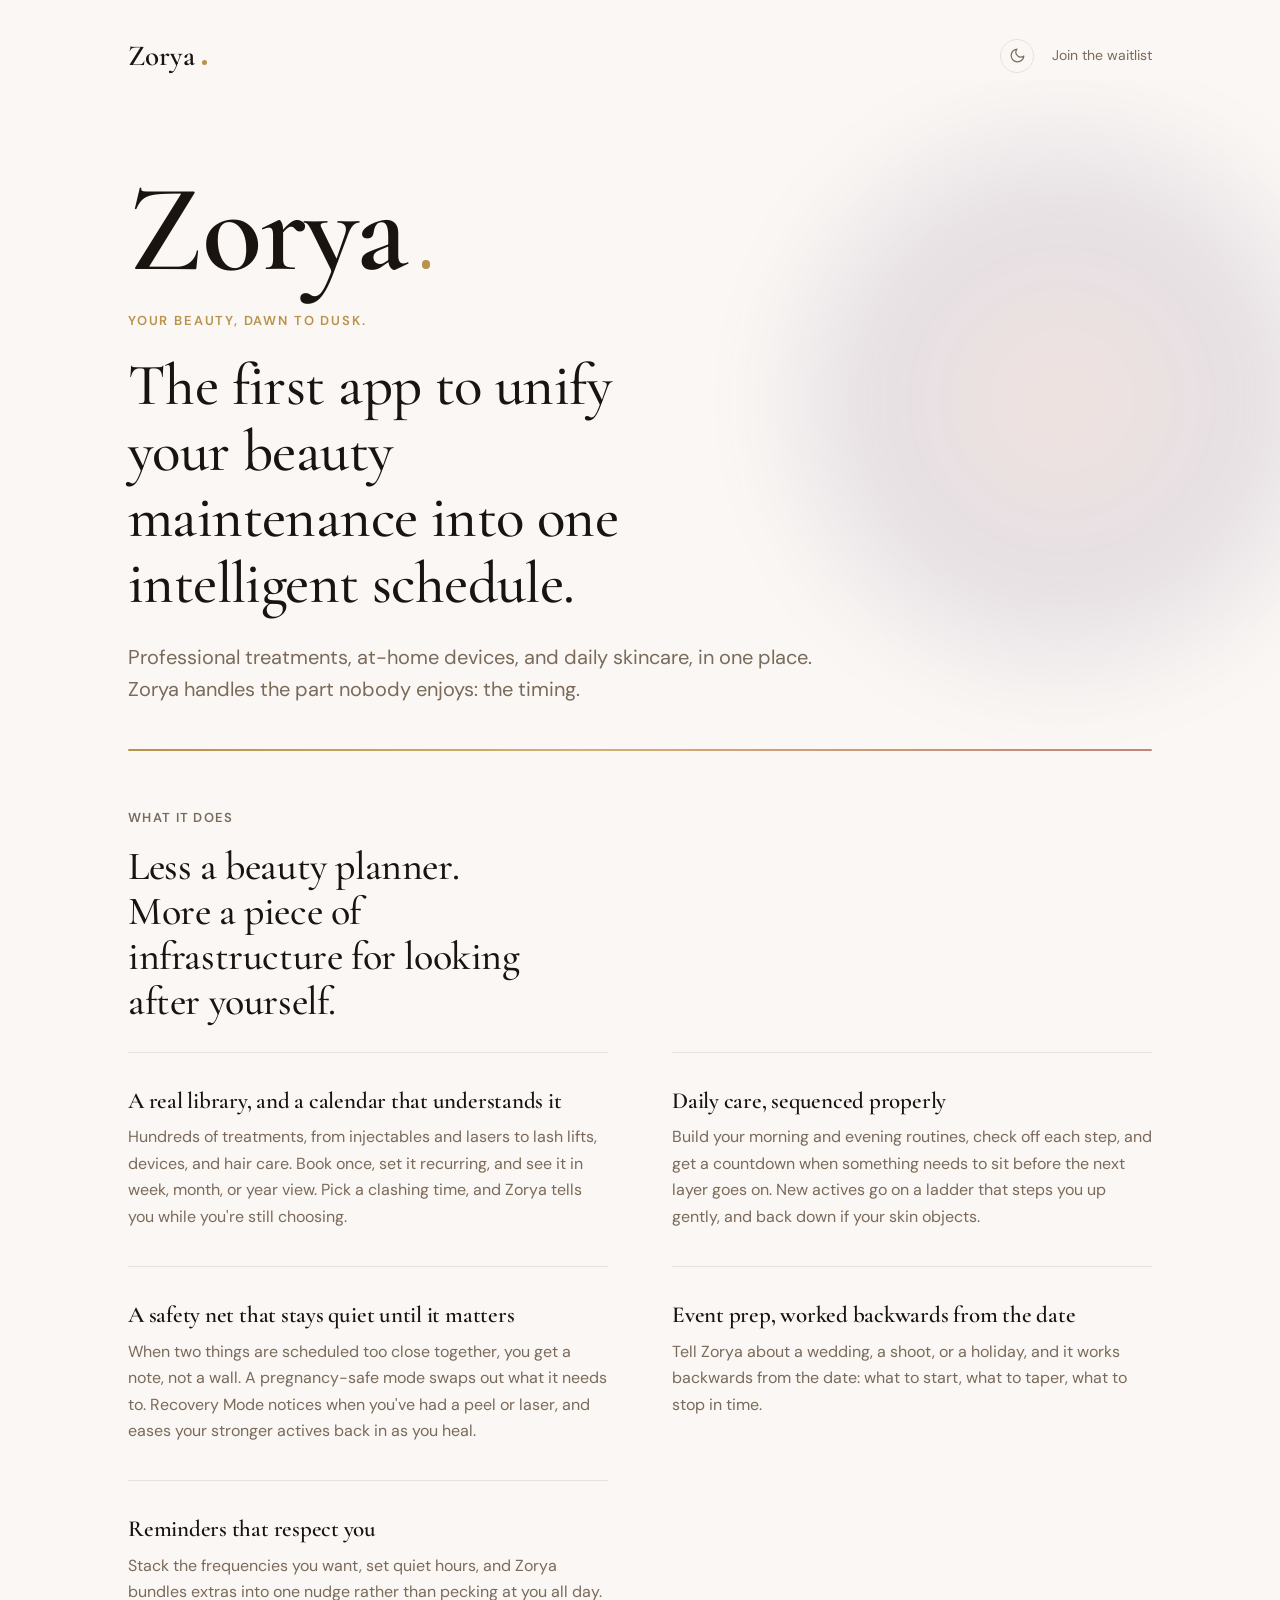
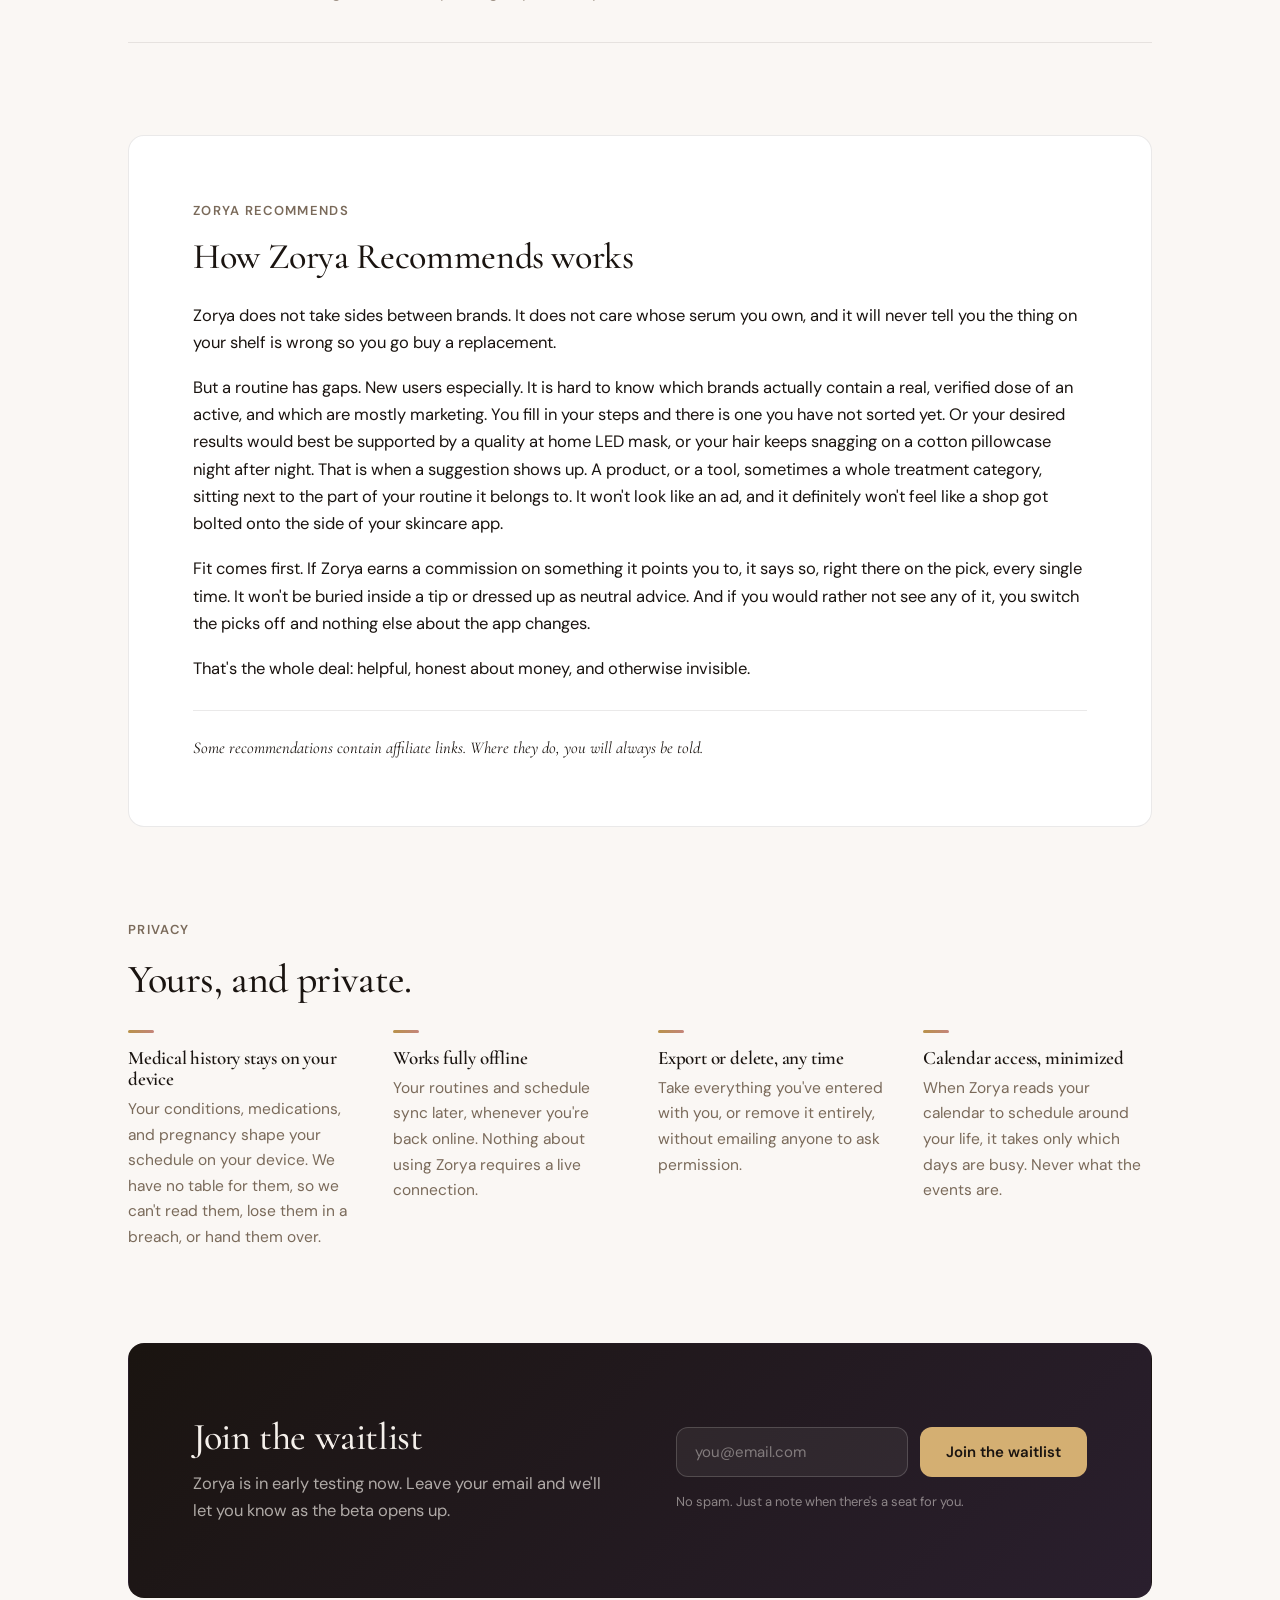
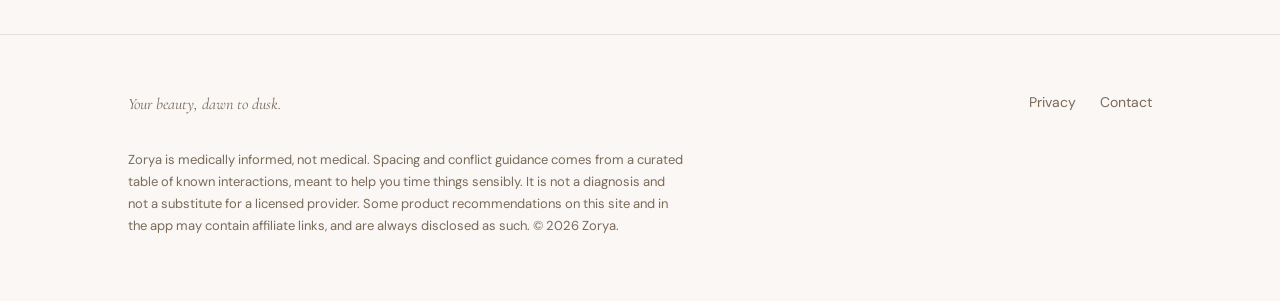
<file: index.html>
<!DOCTYPE html>
<html lang="en">
<head>
<meta charset="UTF-8">
<meta name="viewport" content="width=device-width, initial-scale=1.0">
<title>Zorya | Beauty infrastructure for the modern routine</title>
<meta name="description" content="Zorya unifies professional treatments, at-home devices, and daily skincare into one intelligently scheduled system.">
<link rel="canonical" href="https://zoryaritual.com/">

<!-- Link previews (messages, socials) -->
<meta property="og:type" content="website">
<meta property="og:site_name" content="Zorya">
<meta property="og:url" content="https://zoryaritual.com/">
<meta property="og:title" content="Zorya | Beauty infrastructure for the modern routine">
<meta property="og:description" content="Professional treatments, at-home devices, and daily skincare, in one place. Zorya handles the part nobody enjoys: the timing.">
<meta name="twitter:card" content="summary_large_image">
<meta name="twitter:title" content="Zorya | Beauty infrastructure for the modern routine">
<meta name="twitter:description" content="Professional treatments, at-home devices, and daily skincare, in one place. Zorya handles the part nobody enjoys: the timing.">
<meta name="theme-color" content="#FAF7F4">

<link rel="icon" href="favicon.svg" type="image/svg+xml">
<link rel="preconnect" href="https://fonts.googleapis.com">
<link rel="preconnect" href="https://fonts.gstatic.com" crossorigin>
<link href="https://fonts.googleapis.com/css2?family=Cormorant+Garamond:ital,wght@0,400;0,500;0,600;1,400&family=DM+Sans:opsz,wght@9..40,400;9..40,500;9..40,600&display=swap" rel="stylesheet">

<!-- Set the theme before first paint so there is no flash. -->
<script>
(function () {
  try {
    var s = localStorage.getItem('zorya-theme');
    var d = s || (window.matchMedia('(prefers-color-scheme: dark)').matches ? 'dark' : 'light');
    document.documentElement.setAttribute('data-theme', d);
    document.documentElement.classList.add('js');
  } catch (e) {
    document.documentElement.setAttribute('data-theme', 'light');
  }
})();
</script>

<style>
  /* ---------- Theme tokens ----------
     Light is the original palette. Dark mirrors the app's "Glamour" theme
     from protocol-mobile/src/shared/theme/tokens.ts. */
  :root,
  :root[data-theme="light"] {
    --bg: #FAF7F4;
    --card: #FFFFFF;
    --subtle: #F5F0EB;
    --border: rgba(26, 20, 16, 0.09);
    --text: #1A1410;
    --muted: #7A6A5A;
    --gold: #B8924A;
    --gold-light: #D4AF72;
    --rose: #C4847A;
    --violet: #7A6490;
    --sage: #6A8A6A;

    /* Waitlist panel */
    --wl-a: #1A1410;
    --wl-b: #2A1F2E;
    --wl-border: transparent;
    --wl-text: #F5F0EB;
    --wl-text-muted: rgba(245, 240, 235, 0.68);
    --wl-note: rgba(245, 240, 235, 0.5);
    --wl-field-bg: rgba(245, 240, 235, 0.06);
    --wl-field-border: rgba(245, 240, 235, 0.18);
    --wl-placeholder: rgba(245, 240, 235, 0.42);
    --btn-bg: #D4AF72;
    --btn-bg-hover: #E4C08A;
    --btn-fg: #1A1410;
    --error: #E8A9A0;
  }

  :root[data-theme="dark"] {
    --bg: #0D0A12;
    --card: #17121F;
    --subtle: #201828;
    --border: #2E2240;
    --text: #F5F0EB;
    --muted: #9A8A7A;
    --gold: #C9A84C;
    --gold-light: #E0C070;
    --rose: #C4847A;
    --violet: #9B7FBF;
    --sage: #7AAA7A;

    --wl-a: #17121F;
    --wl-b: #2A1E3A;
    --wl-border: #2E2240;
    --wl-text: #F5F0EB;
    --wl-text-muted: rgba(245, 240, 235, 0.62);
    --wl-note: rgba(245, 240, 235, 0.45);
    --wl-field-bg: rgba(245, 240, 235, 0.05);
    --wl-field-border: #3A2E4A;
    --wl-placeholder: rgba(245, 240, 235, 0.38);
    --btn-bg: #E0C070;
    --btn-bg-hover: #EED08A;
    --btn-fg: #0D0A12;
    --error: #E8A9A0;
  }

  * { box-sizing: border-box; }

  html { scroll-behavior: smooth; }

  body {
    margin: 0;
    background: var(--bg);
    color: var(--text);
    font-family: 'DM Sans', sans-serif;
    font-size: 17px;
    line-height: 1.65;
    -webkit-font-smoothing: antialiased;
    transition: background-color 0.3s ease, color 0.3s ease;
  }

  h1, h2, h3 {
    font-family: 'Cormorant Garamond', serif;
    font-weight: 500;
    line-height: 1.12;
    margin: 0;
    letter-spacing: -0.01em;
  }

  p { margin: 0; }

  a { color: inherit; }

  .wrap {
    max-width: 720px;
    margin: 0 auto;
    padding: 0 28px;
  }
  @media (min-width: 960px) {
    .wrap { max-width: 1120px; padding: 0 48px; }
  }

  /* ---------- Nav ---------- */
  .nav {
    padding: 32px 0 0;
  }
  .nav .wrap {
    display: flex;
    align-items: center;
    justify-content: space-between;
    gap: 16px;
  }
  .wordmark {
    display: inline-flex;
    align-items: baseline;
    gap: 7px;
    font-family: 'Cormorant Garamond', serif;
    font-size: 29px;
    font-weight: 600;
    letter-spacing: 0.005em;
  }
  .wordmark::after {
    content: '';
    width: 5px;
    height: 5px;
    border-radius: 50%;
    background: var(--gold);
  }
  .nav-right {
    display: flex;
    align-items: center;
    gap: 18px;
  }
  .nav-link {
    font-size: 14px;
    color: var(--muted);
    text-decoration: none;
    border-bottom: 1px solid transparent;
    transition: border-color 0.2s ease, color 0.2s ease;
  }
  .nav-link:hover { color: var(--text); border-color: var(--gold); }

  .theme-toggle {
    display: inline-flex;
    align-items: center;
    justify-content: center;
    width: 34px;
    height: 34px;
    padding: 0;
    border-radius: 50%;
    border: 1px solid var(--border);
    background: transparent;
    color: var(--muted);
    cursor: pointer;
    transition: color 0.2s ease, border-color 0.2s ease, background 0.2s ease;
  }
  .theme-toggle:hover {
    color: var(--gold);
    border-color: var(--gold);
  }
  .theme-toggle:focus-visible {
    outline: 2px solid var(--gold);
    outline-offset: 2px;
  }
  .theme-toggle svg { width: 17px; height: 17px; display: block; }
  :root[data-theme="dark"] .theme-toggle .icon-moon,
  :root[data-theme="light"] .theme-toggle .icon-sun { display: none; }

  /* ---------- Hero ---------- */
  .hero {
    position: relative;
    isolation: isolate;
    padding: 64px 0 0;
    overflow: hidden;
  }
  /* A slow, low-opacity dawn glow behind the hero. Decorative only. */
  .hero::before {
    content: '';
    position: absolute;
    z-index: -1;
    top: 0;
    right: -8%;
    width: min(640px, 80vw);
    height: min(640px, 80vw);
    border-radius: 50%;
    background: radial-gradient(circle, var(--rose) 0%, var(--violet) 42%, transparent 70%);
    opacity: 0.16;
    filter: blur(36px);
    pointer-events: none;
  }
  .brandmark {
    font-family: 'Cormorant Garamond', serif;
    font-size: clamp(64px, 11vw, 124px);
    font-weight: 600;
    line-height: 1;
    letter-spacing: -0.01em;
    color: var(--text);
    display: flex;
    align-items: baseline;
    gap: 0.12em;
    margin-bottom: 18px;
  }
  .brandmark::after {
    content: '';
    width: 0.07em;
    height: 0.07em;
    border-radius: 50%;
    background: var(--gold);
  }
  .eyebrow {
    font-size: 13px;
    letter-spacing: 0.14em;
    text-transform: uppercase;
    color: var(--gold);
    font-weight: 600;
    margin-bottom: 22px;
    display: block;
  }
  .hero h1 {
    font-size: clamp(36px, 6vw, 58px);
    max-width: 14ch;
  }
  .hero .sub {
    margin-top: 24px;
    font-size: 19px;
    color: var(--muted);
    max-width: 46ch;
    line-height: 1.6;
  }

  /* ---------- Signature: dawn-to-dusk thread ---------- */
  .thread {
    margin-top: 44px;
    height: 2px;
    width: 100%;
    border-radius: 2px;
    background: linear-gradient(
      90deg,
      var(--gold) 0%,
      var(--gold-light) 22%,
      var(--rose) 50%,
      var(--violet) 78%,
      var(--gold) 100%
    );
    background-size: 200% 100%;
    animation: drift 14s linear infinite;
    opacity: 0.85;
  }
  @keyframes drift {
    0% { background-position: 0% 0%; }
    100% { background-position: 200% 0%; }
  }

  /* ---------- Sections ---------- */
  section { padding: 56px 0; }
  section.tight { padding: 36px 0; }

  .section-label {
    font-size: 13px;
    letter-spacing: 0.1em;
    text-transform: uppercase;
    color: var(--muted);
    font-weight: 600;
    margin-bottom: 16px;
    display: block;
  }

  h2.section-title {
    font-size: clamp(28px, 4vw, 40px);
    max-width: 22ch;
    margin-bottom: 28px;
  }

  /* ---------- Capability list ---------- */
  .capabilities {
    display: flex;
    flex-direction: column;
  }
  .capability {
    padding: 24px 0;
    border-top: 1px solid var(--border);
  }
  .capability:last-child { border-bottom: 1px solid var(--border); }
  .capability h3 {
    font-size: 23px;
    font-weight: 600;
    margin-bottom: 10px;
    color: var(--text);
  }
  .capability p {
    color: var(--muted);
    font-size: 16px;
    max-width: 58ch;
  }

  /* ---------- Recommends card ---------- */
  .recommends {
    background: var(--card);
    border-radius: 16px;
    padding: 48px;
    border: 1px solid var(--border);
    transition: background-color 0.3s ease, border-color 0.3s ease;
  }
  .recommends h2 {
    font-size: 30px;
    margin-bottom: 24px;
  }
  .recommends p {
    color: var(--text);
    margin-bottom: 18px;
    font-size: 16.5px;
  }
  .recommends p:last-of-type { margin-bottom: 0; }
  .disclosure-line {
    margin-top: 28px;
    padding-top: 24px;
    border-top: 1px solid var(--border);
    font-style: italic;
    font-family: 'Cormorant Garamond', serif;
    font-size: 17px;
    color: var(--rose);
  }

  /* ---------- Privacy ---------- */
  .privacy-grid {
    display: grid;
    grid-template-columns: 1fr 1fr;
    gap: 40px;
  }
  .privacy-item h3 {
    font-size: 19px;
    font-weight: 600;
    margin-bottom: 8px;
  }
  .privacy-item p {
    color: var(--muted);
    font-size: 15.5px;
  }
  .privacy-item .mark {
    display: block;
    width: 26px;
    height: 3px;
    border-radius: 2px;
    background: linear-gradient(90deg, var(--gold), var(--rose));
    margin-bottom: 14px;
  }

  /* ---------- Waitlist ---------- */
  .waitlist {
    background: linear-gradient(135deg, var(--wl-a) 0%, var(--wl-b) 100%);
    border: 1px solid var(--wl-border);
    border-radius: 16px;
    padding: 56px 48px;
    text-align: left;
    transition: background 0.3s ease, border-color 0.3s ease;
  }
  .waitlist h2 {
    color: var(--wl-text);
    font-size: 32px;
    margin-bottom: 12px;
  }
  .waitlist p.lead {
    color: var(--wl-text-muted);
    font-size: 16.5px;
    max-width: 44ch;
    margin-bottom: 32px;
  }
  .form-row {
    display: flex;
    gap: 12px;
    flex-wrap: wrap;
  }
  /* Honeypot. Off-screen rather than display:none, because some bots
     skip fields that are explicitly hidden. Real people never see it. */
  .hp {
    position: absolute;
    left: -9999px;
    width: 1px;
    height: 1px;
    overflow: hidden;
  }
  .form-row input[type="email"] {
    flex: 1;
    min-width: 220px;
    padding: 14px 18px;
    border-radius: 12px;
    border: 1px solid var(--wl-field-border);
    background: var(--wl-field-bg);
    color: var(--wl-text);
    font-family: 'DM Sans', sans-serif;
    font-size: 15px;
    outline: none;
    transition: border-color 0.2s ease;
  }
  .form-row input[type="email"]::placeholder { color: var(--wl-placeholder); }
  .form-row input[type="email"]:focus { border-color: var(--gold-light); }
  .form-row button {
    padding: 14px 26px;
    border-radius: 12px;
    border: none;
    background: var(--btn-bg);
    color: var(--btn-fg);
    font-family: 'DM Sans', sans-serif;
    font-weight: 600;
    font-size: 15px;
    cursor: pointer;
    transition: background 0.2s ease;
  }
  .form-row button:hover { background: var(--btn-bg-hover); }
  .form-row button[disabled] { opacity: 0.6; cursor: default; }
  .form-row button:focus-visible,
  .form-row input:focus-visible { outline: 2px solid var(--gold-light); outline-offset: 2px; }
  .form-note {
    margin-top: 14px;
    font-size: 13px;
    color: var(--wl-note);
  }
  .form-success {
    display: none;
    color: var(--wl-text);
    font-size: 16px;
    padding: 14px 0 0;
  }
  .form-success.visible { display: block; }
  .form-error {
    display: none;
    color: var(--error);
    font-size: 14px;
    padding: 12px 0 0;
  }
  .form-error.visible { display: block; }

  /* ---------- Footer ---------- */
  footer {
    padding: 56px 0 64px;
    border-top: 1px solid var(--border);
  }
  .footer-grid {
    display: flex;
    justify-content: space-between;
    align-items: flex-start;
    flex-wrap: wrap;
    gap: 24px;
  }
  .footer-links {
    display: flex;
    gap: 24px;
    flex-wrap: wrap;
  }
  .footer-links a {
    font-size: 14px;
    color: var(--muted);
    text-decoration: none;
  }
  .footer-links a:hover { color: var(--text); }
  .footer-tag {
    font-family: 'Cormorant Garamond', serif;
    font-style: italic;
    font-size: 16px;
    color: var(--muted);
  }
  .disclosure-footer {
    margin-top: 32px;
    font-size: 13px;
    color: var(--muted);
    line-height: 1.7;
    max-width: 62ch;
  }

  @media (min-width: 960px) {
    .hero { padding: 88px 0 0; }
    .hero h1 { font-size: clamp(44px, 4.6vw, 64px); max-width: 18ch; }
    .hero .sub { font-size: 20px; max-width: 52ch; }
    .capabilities {
      display: grid;
      grid-template-columns: 1fr 1fr;
      column-gap: 64px;
      border-bottom: 1px solid var(--border);
    }
    .capability { padding: 36px 0; }
    .capability:last-child { border-bottom: none; }
    .privacy-grid { grid-template-columns: repeat(4, 1fr); gap: 36px; }
    .recommends { padding: 64px; }
    .recommends h2 { font-size: 36px; }
    .waitlist {
      display: grid;
      grid-template-columns: 1fr 1fr;
      column-gap: 72px;
      align-items: center;
      padding: 72px 64px;
    }
    .waitlist h2 { font-size: 38px; }
    .waitlist form { grid-column: 2; grid-row: 1 / span 2; }
    .waitlist p.lead { margin-bottom: 0; }
  }

  @media (max-width: 640px) {
    .privacy-grid { grid-template-columns: 1fr; }
    .recommends { padding: 32px 24px; }
    .waitlist { padding: 40px 26px; }
    section { padding: 44px 0; }
    section.tight { padding: 28px 0; }
    .hero { padding: 48px 0 0; }
    .thread { margin-top: 36px; }
  }

  /* Scroll reveal: content is only hidden once JS has run, so no-JS visitors see everything. */
  .js .reveal {
    opacity: 0;
    transform: translateY(14px);
    transition: opacity 0.9s ease, transform 0.9s ease;
  }
  .js .reveal.in {
    opacity: 1;
    transform: none;
  }

  @media (prefers-reduced-motion: no-preference) {
    .hero .brandmark,
    .hero .eyebrow,
    .hero h1,
    .hero .sub {
      animation: rise 1s cubic-bezier(0.2, 0.7, 0.2, 1) both;
    }
    .hero .eyebrow { animation-delay: 0.12s; }
    .hero h1 { animation-delay: 0.22s; }
    .hero .sub { animation-delay: 0.34s; }
    .hero .thread {
      animation: rise 1s cubic-bezier(0.2, 0.7, 0.2, 1) 0.46s both, drift 14s linear infinite;
    }
    .hero::before { animation: glow-drift 26s ease-in-out infinite alternate; }
  }
  @keyframes rise {
    from { opacity: 0; transform: translateY(16px); }
    to { opacity: 1; transform: none; }
  }
  @keyframes glow-drift {
    from { transform: translate(0, 0) scale(1); }
    to { transform: translate(-6%, 8%) scale(1.08); }
  }

  @media (prefers-reduced-motion: reduce) {
    .thread { animation: none; }
    html { scroll-behavior: auto; }
    body, .recommends, .waitlist { transition: none; }
    .js .reveal { opacity: 1; transform: none; transition: none; }
  }
</style>
</head>
<body>

  <nav class="nav">
    <div class="wrap">
      <span class="wordmark">Zorya</span>
      <div class="nav-right">
        <button id="theme-toggle" class="theme-toggle" type="button" aria-label="Switch to dark mode" aria-pressed="false">
          <svg class="icon-moon" viewBox="0 0 24 24" fill="none" stroke="currentColor" stroke-width="1.7" stroke-linecap="round" stroke-linejoin="round" aria-hidden="true">
            <path d="M21 12.79A9 9 0 1 1 11.21 3 7 7 0 0 0 21 12.79z"/>
          </svg>
          <svg class="icon-sun" viewBox="0 0 24 24" fill="none" stroke="currentColor" stroke-width="1.7" stroke-linecap="round" stroke-linejoin="round" aria-hidden="true">
            <circle cx="12" cy="12" r="4.2"/>
            <path d="M12 2v2.2M12 19.8V22M4.5 4.5l1.6 1.6M17.9 17.9l1.6 1.6M2 12h2.2M19.8 12H22M4.5 19.5l1.6-1.6M17.9 6.1l1.6-1.6"/>
          </svg>
        </button>
        <a class="nav-link" href="#waitlist">Join the waitlist</a>
      </div>
    </div>
  </nav>

  <header class="hero">
    <div class="wrap">
      <span class="brandmark">Zorya</span>
      <span class="eyebrow">Your beauty, dawn to dusk.</span>
      <h1>The first app to unify your beauty maintenance into one intelligent schedule.</h1>
      <p class="sub">
        Professional treatments, at-home devices, and daily skincare, in one place.
        Zorya handles the part nobody enjoys: the timing.
      </p>
      <div class="thread" role="presentation"></div>
    </div>
  </header>

  <section id="what-it-does">
    <div class="wrap">
      <span class="section-label">What it does</span>
      <h2 class="section-title">Less a beauty planner. More a piece of infrastructure for looking after yourself.</h2>

      <div class="capabilities">
        <div class="capability">
          <h3>A real library, and a calendar that understands it</h3>
          <p>
            Hundreds of treatments, from injectables and lasers to lash lifts, devices,
            and hair care. Book once, set it recurring, and see it in week, month, or
            year view. Pick a clashing time, and Zorya tells you while you're still
            choosing.
          </p>
        </div>
        <div class="capability">
          <h3>Daily care, sequenced properly</h3>
          <p>
            Build your morning and evening routines, check off each step, and get a
            countdown when something needs to sit before the next layer goes on. New
            actives go on a ladder that steps you up gently, and back down if your skin
            objects.
          </p>
        </div>
        <div class="capability">
          <h3>A safety net that stays quiet until it matters</h3>
          <p>
            When two things are scheduled too close together, you get a note, not a wall.
            A pregnancy-safe mode swaps out what it needs to. Recovery Mode notices when
            you've had a peel or laser, and eases your stronger actives back in as you heal.
          </p>
        </div>
        <div class="capability">
          <h3>Event prep, worked backwards from the date</h3>
          <p>
            Tell Zorya about a wedding, a shoot, or a holiday, and it works backwards from
            the date: what to start, what to taper, what to stop in time.
          </p>
        </div>
        <div class="capability">
          <h3>Reminders that respect you</h3>
          <p>
            Stack the frequencies you want, set quiet hours, and Zorya bundles extras into
            one nudge rather than pecking at you all day.
          </p>
        </div>
      </div>
    </div>
  </section>

  <section class="tight">
    <div class="wrap">
      <div class="recommends">
        <span class="section-label">Zorya Recommends</span>
        <h2>How Zorya Recommends works</h2>

        <p>Zorya does not take sides between brands. It does not care whose serum you own, and it will never tell you the thing on your shelf is wrong so you go buy a replacement.</p>

        <p>But a routine has gaps. New users especially. It is hard to know which brands actually contain a real, verified dose of an active, and which are mostly marketing. You fill in your steps and there is one you have not sorted yet. Or your desired results would best be supported by a quality at home LED mask, or your hair keeps snagging on a cotton pillowcase night after night. That is when a suggestion shows up. A product, or a tool, sometimes a whole treatment category, sitting next to the part of your routine it belongs to. It won't look like an ad, and it definitely won't feel like a shop got bolted onto the side of your skincare app.</p>

        <p>Fit comes first. If Zorya earns a commission on something it points you to, it says so, right there on the pick, every single time. It won't be buried inside a tip or dressed up as neutral advice. And if you would rather not see any of it, you switch the picks off and nothing else about the app changes.</p>

        <p>That's the whole deal: helpful, honest about money, and otherwise invisible.</p>

        <p class="disclosure-line">Some recommendations contain affiliate links. Where they do, you will always be told.</p>
      </div>
    </div>
  </section>

  <section id="privacy">
    <div class="wrap">
      <span class="section-label">Privacy</span>
      <h2 class="section-title">Yours, and private.</h2>

      <div class="privacy-grid">
        <div class="privacy-item">
          <span class="mark"></span>
          <h3>Medical history stays on your device</h3>
          <p>
            Your conditions, medications, and pregnancy shape your schedule on your
            device. We have no table for them, so we can't read them, lose them in a
            breach, or hand them over.
          </p>
        </div>
        <div class="privacy-item">
          <span class="mark"></span>
          <h3>Works fully offline</h3>
          <p>
            Your routines and schedule sync later, whenever you're back online. Nothing
            about using Zorya requires a live connection.
          </p>
        </div>
        <div class="privacy-item">
          <span class="mark"></span>
          <h3>Export or delete, any time</h3>
          <p>
            Take everything you've entered with you, or remove it entirely, without
            emailing anyone to ask permission.
          </p>
        </div>
        <div class="privacy-item">
          <span class="mark"></span>
          <h3>Calendar access, minimized</h3>
          <p>
            When Zorya reads your calendar to schedule around your life, it takes only
            which days are busy. Never what the events are.
          </p>
        </div>
      </div>
    </div>
  </section>

  <section id="waitlist" class="tight">
    <div class="wrap">
      <div class="waitlist">
        <h2>Join the waitlist</h2>
        <p class="lead">
          Zorya is in early testing now. Leave your email and we'll let you know as
          the beta opens up.
        </p>

        <form id="waitlist-form" novalidate>
          <div class="form-row">
            <label for="email" style="position:absolute; left:-9999px;">Email address</label>
            <input type="email" id="email" name="email" placeholder="you@email.com" required autocomplete="email" maxlength="254" spellcheck="false">
            <button type="submit" id="submit-btn">Join the waitlist</button>
          </div>

          <!-- Honeypot. Named _gotcha, which the Worker also refuses server
               side, so a bot has to beat both checks. tabindex="-1" keeps it
               out of the keyboard tab order for screen reader users. -->
          <div class="hp" aria-hidden="true">
            <label for="company">Company (leave this empty)</label>
            <input type="text" id="company" name="_gotcha" tabindex="-1" autocomplete="off">
          </div>
          <!-- Cloudflare Turnstile, the bot check. "interaction-only" keeps it
               invisible unless Cloudflare needs the visitor to tick a box. -->
          <div class="cf-turnstile" data-sitekey="0x4AAAAAAEzNyV0gCRdq4oTg"
               data-appearance="interaction-only" data-callback="onTurnstileToken"
               data-expired-callback="onTurnstileExpired"></div>
          <p class="form-note" id="form-note">No spam. Just a note when there's a seat for you.</p>
          <p class="form-success" id="form-success" role="status">You're on the list. A welcome note is on its way to your inbox.</p>
          <p class="form-error" id="form-error" role="alert"></p>
        </form>
      </div>
    </div>
  </section>

  <footer>
    <div class="wrap">
      <div class="footer-grid">
        <span class="footer-tag">Your beauty, dawn to dusk.</span>
        <div class="footer-links">
          <a href="privacy.html">Privacy</a>
          <a href="mailto:hello@zoryaritual.com">Contact</a>
        </div>
      </div>
      <p class="disclosure-footer">
        Zorya is medically informed, not medical. Spacing and conflict guidance comes from
        a curated table of known interactions, meant to help you time things sensibly.
        It is not a diagnosis and not a substitute for a licensed provider. Some product
        recommendations on this site and in the app may contain affiliate links, and are
        always disclosed as such. &copy; <span id="year"></span> Zorya.
      </p>
    </div>
  </footer>

  <script src="theme.js"></script>
  <script>
    document.getElementById('year').textContent = new Date().getFullYear();

    // Gentle fade-up as sections scroll into view. Skipped for reduced motion.
    (function () {
      var reduce = window.matchMedia('(prefers-reduced-motion: reduce)').matches;
      if (reduce || !('IntersectionObserver' in window)) { return; }
      var blocks = document.querySelectorAll('section .wrap > *');
      var io = new IntersectionObserver(function (entries) {
        entries.forEach(function (entry) {
          if (entry.isIntersecting) {
            entry.target.classList.add('in');
            io.unobserve(entry.target);
          }
        });
      }, { rootMargin: '0px 0px -8% 0px', threshold: 0.05 });
      Array.prototype.forEach.call(blocks, function (el) {
        el.classList.add('reveal');
        io.observe(el);
      });
    })();

    // ---------------------------------------------------------------
    // Waitlist form.
    //
    // Signups go to the Cloudflare Worker in _worker/, which adds the
    // person to Resend and triggers the welcome email. See
    // _worker/README.md for the whole flow.
    //
    // If this is ever emptied, the form deliberately does NOT claim a
    // signup it cannot capture. It routes to email instead.
    // ---------------------------------------------------------------
    var WAITLIST_ENDPOINT = 'https://api.zoryaritual.com/join';
    var TURNSTILE_WAIT_MS = 8000;

    var CONTACT_EMAIL = 'hello@zoryaritual.com';

    var form = document.getElementById('waitlist-form');
    var row = form.querySelector('.form-row');
    var note = document.getElementById('form-note');
    var success = document.getElementById('form-success');
    var errorEl = document.getElementById('form-error');
    var btn = document.getElementById('submit-btn');
    var input = document.getElementById('email');
    var honeypot = document.getElementById('company');

    var wired = WAITLIST_ENDPOINT !== '';

    // Turnstile hands over a single-use token once it has decided the
    // visitor is a person. It usually arrives before anyone clicks.
    var turnstileToken = '';
    var tokenWaiters = [];
    window.onTurnstileToken = function (token) {
      turnstileToken = token;
      tokenWaiters.splice(0).forEach(function (resolve) { resolve(token); });
    };
    window.onTurnstileExpired = function () { turnstileToken = ''; };

    function waitForToken() {
      if (turnstileToken) { return Promise.resolve(turnstileToken); }
      return new Promise(function (resolve) {
        tokenWaiters.push(resolve);
        setTimeout(function () { resolve(''); }, TURNSTILE_WAIT_MS);
      });
    }

    function freshToken() {
      turnstileToken = '';
      if (window.turnstile) { window.turnstile.reset(); }
    }

    // A value beginning with one of these is treated as a formula by Excel
    // and Google Sheets, so an exported waitlist CSV could execute it. No
    // mainstream provider issues addresses starting with them.
    var FORMULA_STARTERS = ['=', '+', '-', '@'];
    var EMAIL_PATTERN = /^[^\s@]+@[^\s@]+\.[^\s@]{2,}$/;

    function validationError(value) {
      if (!value) {
        return 'Please enter your email address.';
      }
      if (value.length > 254) {
        return 'That email address is too long.';
      }
      if (FORMULA_STARTERS.indexOf(value.charAt(0)) !== -1) {
        return 'Please enter an address starting with a letter or a number.';
      }
      if (!EMAIL_PATTERN.test(value)) {
        return 'Please enter a valid email address.';
      }
      return null;
    }

    function showSuccess() {
      row.style.display = 'none';
      note.style.display = 'none';
      errorEl.classList.remove('visible');
      success.classList.add('visible');
    }

    if (!wired) {
      // No backend yet: be honest about it rather than faking a confirmation.
      btn.textContent = 'Email to join';
      note.textContent = 'Waitlist signup opens shortly. For now, email ' + CONTACT_EMAIL + ' and we will add you by hand.';
    }

    function showError(msg) {
      errorEl.textContent = msg;
      errorEl.classList.add('visible');
    }

    form.addEventListener('submit', function (e) {
      e.preventDefault();
      errorEl.classList.remove('visible');

      // A bot filled a field no person can see. Show the ordinary success
      // state so it learns nothing, and send nothing anywhere.
      if (honeypot.value !== '') {
        showSuccess();
        return;
      }

      var value = input.value.trim();

      var problem = validationError(value);
      if (problem) {
        showError(problem);
        input.focus();
        return;
      }

      if (!wired) {
        window.location.href =
          'mailto:' + CONTACT_EMAIL +
          '?subject=' + encodeURIComponent('Zorya waitlist') +
          '&body=' + encodeURIComponent('Please add me to the Zorya waitlist.\n\n' + value);
        return;
      }

      btn.disabled = true;
      btn.textContent = 'Joining...';

      function fail(message) {
        btn.disabled = false;
        btn.textContent = 'Join the waitlist';
        freshToken();
        showError(message);
      }

      waitForToken()
        .then(function (token) {
          if (!token) {
            throw { status: 403 };
          }
          return fetch(WAITLIST_ENDPOINT, {
            method: 'POST',
            headers: { 'Content-Type': 'application/json' },
            body: JSON.stringify({ email: value, turnstileToken: token })
          });
        })
        .then(function (res) {
          if (!res.ok) { throw { status: res.status }; }
          showSuccess();
        })
        .catch(function (err) {
          var status = err && err.status;
          if (status === 400) {
            fail('Please enter a valid email address.');
          } else if (status === 403) {
            fail('We couldn\'t confirm you\'re not a bot. Please try again, or email ' + CONTACT_EMAIL + '.');
          } else {
            fail('Something went wrong. Please try again, or email ' + CONTACT_EMAIL + '.');
          }
        });
    });
  </script>
  <!-- Loaded after the script above so its callbacks exist before the widget runs. -->
  <script src="https://challenges.cloudflare.com/turnstile/v0/api.js" async defer></script>

</body>
</html>
</file>
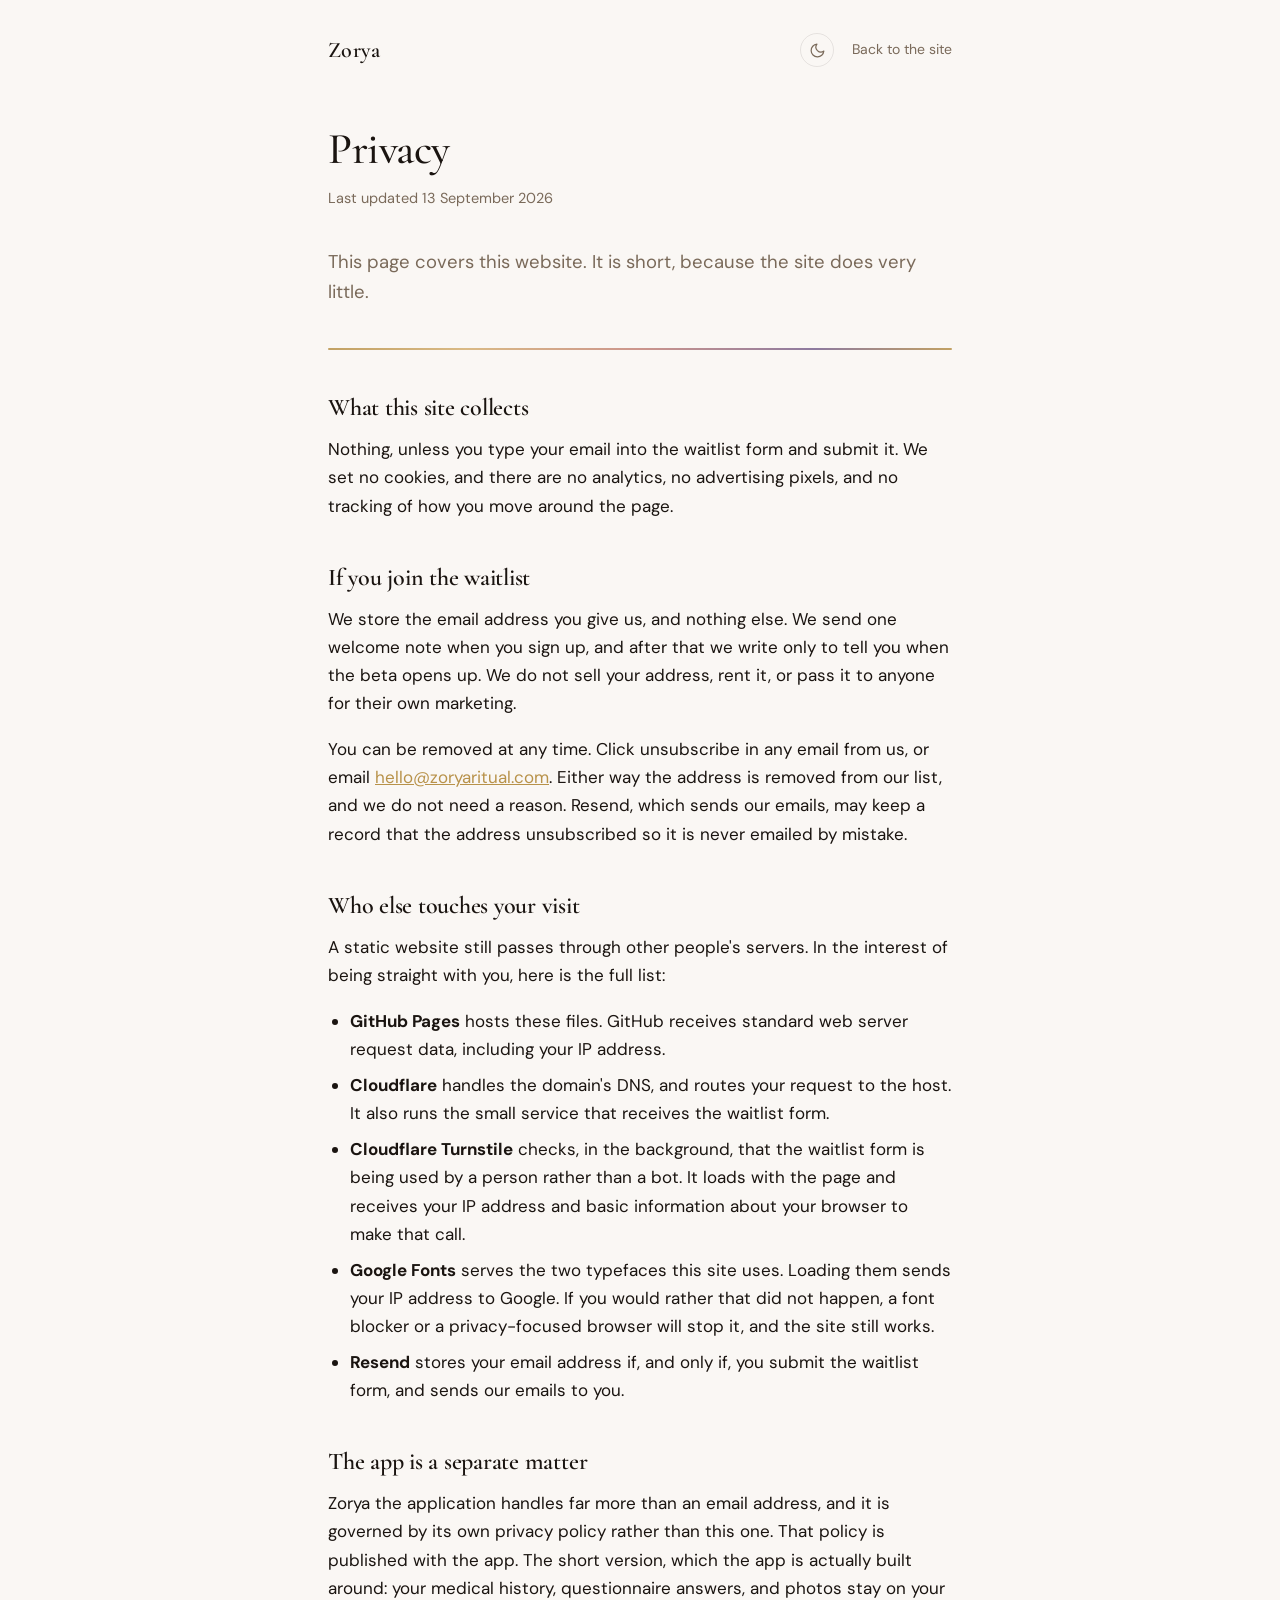
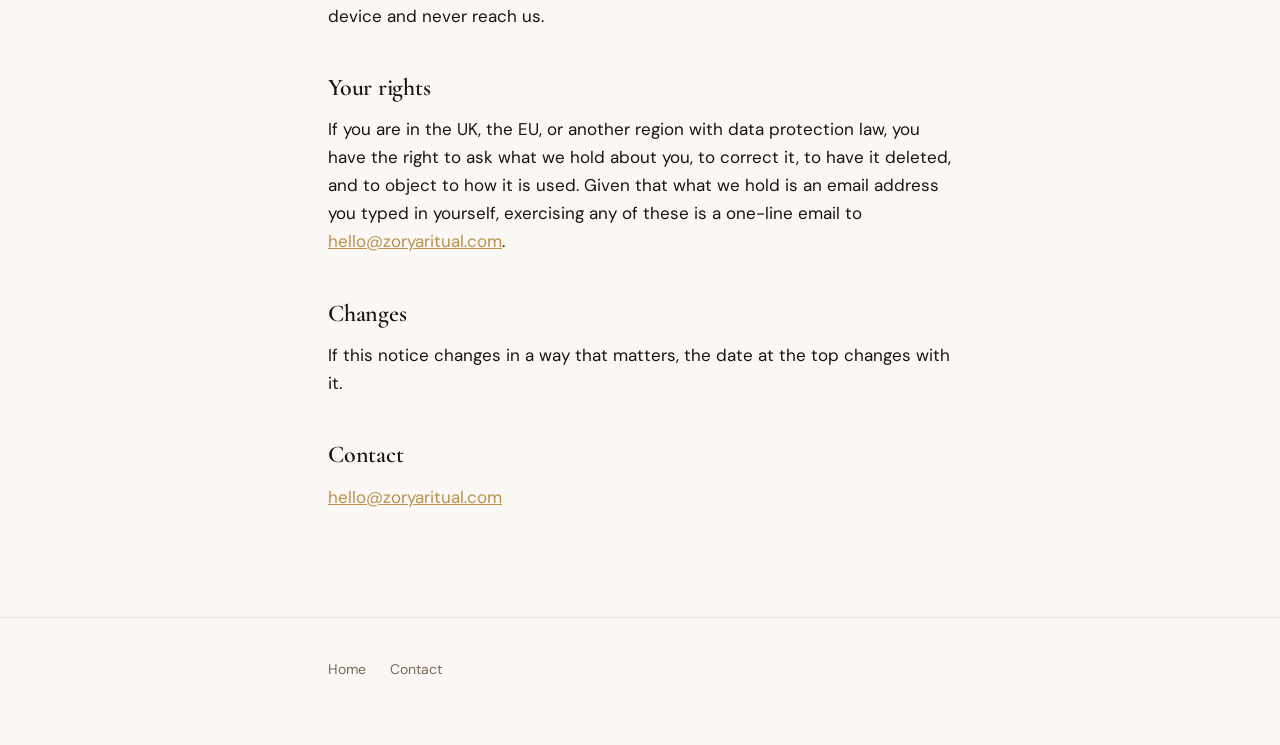
<file: privacy.html>
<!DOCTYPE html>
<html lang="en">
<head>
<meta charset="UTF-8">
<meta name="viewport" content="width=device-width, initial-scale=1.0">
<title>Privacy | Zorya</title>
<meta name="description" content="What this website collects, which is almost nothing.">
<meta name="robots" content="index, follow">
<link rel="canonical" href="https://zoryaritual.com/privacy.html">
<link rel="icon" href="favicon.svg" type="image/svg+xml">
<link rel="preconnect" href="https://fonts.googleapis.com">
<link rel="preconnect" href="https://fonts.gstatic.com" crossorigin>
<link href="https://fonts.googleapis.com/css2?family=Cormorant+Garamond:wght@400;500;600&family=DM+Sans:opsz,wght@9..40,400;9..40,500;9..40,600&display=swap" rel="stylesheet">
<link rel="stylesheet" href="site.css">
<meta name="theme-color" content="#FAF7F4">

<!-- Set the theme before first paint so there is no flash. -->
<script>
(function () {
  try {
    var s = localStorage.getItem('zorya-theme');
    var d = s || (window.matchMedia('(prefers-color-scheme: dark)').matches ? 'dark' : 'light');
    document.documentElement.setAttribute('data-theme', d);
  } catch (e) {
    document.documentElement.setAttribute('data-theme', 'light');
  }
})();
</script>
</head>
<body>

  <nav class="nav">
    <div class="wrap">
      <a class="wordmark" href="index.html">Zorya</a>
      <div class="nav-right">
        <button id="theme-toggle" class="theme-toggle" type="button" aria-label="Switch to dark mode" aria-pressed="false">
          <svg class="icon-moon" viewBox="0 0 24 24" fill="none" stroke="currentColor" stroke-width="1.7" stroke-linecap="round" stroke-linejoin="round" aria-hidden="true">
            <path d="M21 12.79A9 9 0 1 1 11.21 3 7 7 0 0 0 21 12.79z"/>
          </svg>
          <svg class="icon-sun" viewBox="0 0 24 24" fill="none" stroke="currentColor" stroke-width="1.7" stroke-linecap="round" stroke-linejoin="round" aria-hidden="true">
            <circle cx="12" cy="12" r="4.2"/>
            <path d="M12 2v2.2M12 19.8V22M4.5 4.5l1.6 1.6M17.9 17.9l1.6 1.6M2 12h2.2M19.8 12H22M4.5 19.5l1.6-1.6M17.9 6.1l1.6-1.6"/>
          </svg>
        </button>
        <a class="nav-link" href="index.html">Back to the site</a>
      </div>
    </div>
  </nav>

  <main>
    <div class="wrap">
      <h1>Privacy</h1>
      <p class="meta">Last updated 13 September 2026</p>

      <p class="lede">
        This page covers this website. It is short, because the site does very little.
      </p>

      <div class="thread" role="presentation"></div>

      <h2>What this site collects</h2>
      <p>
        Nothing, unless you type your email into the waitlist form and submit it. We set no
        cookies, and there are no analytics, no advertising pixels, and no tracking of how you
        move around the page.
      </p>

      <h2>If you join the waitlist</h2>
      <p>
        We store the email address you give us, and nothing else. We send one welcome note when
        you sign up, and after that we write only to tell you when the beta opens up. We do not
        sell your address, rent it, or pass it to anyone for their own marketing.
      </p>
      <p>
        You can be removed at any time. Click unsubscribe in any email from us, or email
        <a href="mailto:hello@zoryaritual.com">hello@zoryaritual.com</a>. Either way the address
        is removed from our list, and we do not need a reason. Resend, which sends our emails,
        may keep a record that the address unsubscribed so it is never emailed by mistake.
      </p>

      <h2>Who else touches your visit</h2>
      <p>
        A static website still passes through other people's servers. In the interest of being
        straight with you, here is the full list:
      </p>
      <ul>
        <li>
          <strong>GitHub Pages</strong> hosts these files. GitHub receives standard web server
          request data, including your IP address.
        </li>
        <li>
          <strong>Cloudflare</strong> handles the domain's DNS, and routes your request to the
          host. It also runs the small service that receives the waitlist form.
        </li>
        <li>
          <strong>Cloudflare Turnstile</strong> checks, in the background, that the waitlist
          form is being used by a person rather than a bot. It loads with the page and receives
          your IP address and basic information about your browser to make that call.
        </li>
        <li>
          <strong>Google Fonts</strong> serves the two typefaces this site uses. Loading them
          sends your IP address to Google. If you would rather that did not happen, a font
          blocker or a privacy-focused browser will stop it, and the site still works.
        </li>
        <li>
          <strong>Resend</strong> stores your email address if, and only if, you submit the
          waitlist form, and sends our emails to you.
        </li>
      </ul>

      <h2>The app is a separate matter</h2>
      <p>
        Zorya the application handles far more than an email address, and it is governed by
        its own privacy policy rather than this one. That policy is published with the app.
        The short version, which the app is actually built around: your medical history,
        questionnaire answers, and photos stay on your device and never reach us.
      </p>

      <h2>Your rights</h2>
      <p>
        If you are in the UK, the EU, or another region with data protection law, you have the
        right to ask what we hold about you, to correct it, to have it deleted, and to object
        to how it is used. Given that what we hold is an email address you typed in yourself,
        exercising any of these is a one-line email to
        <a href="mailto:hello@zoryaritual.com">hello@zoryaritual.com</a>.
      </p>

      <h2>Changes</h2>
      <p>
        If this notice changes in a way that matters, the date at the top changes with it.
      </p>

      <h2>Contact</h2>
      <p>
        <a href="mailto:hello@zoryaritual.com">hello@zoryaritual.com</a>
      </p>
    </div>
  </main>

  <footer>
    <div class="wrap">
      <div class="footer-links">
        <a href="index.html">Home</a>
        <a href="mailto:hello@zoryaritual.com">Contact</a>
      </div>
    </div>
  </footer>

  <script src="theme.js"></script>
</body>
</html>
</file>
<file: site.css>
/* Shared styling for the simple text pages (privacy, 404).
   The landing page keeps its own self-contained styles.
   Dark tokens mirror the app's "Glamour" theme. */

:root,
:root[data-theme="light"] {
  --bg: #FAF7F4;
  --card: #FFFFFF;
  --border: rgba(26, 20, 16, 0.09);
  --text: #1A1410;
  --muted: #7A6A5A;
  --gold: #B8924A;
  --gold-light: #D4AF72;
  --rose: #C4847A;
  --violet: #7A6490;
  --btn-fg: #1A1410;
  --btn-bg-hover: #E4C08A;
}

:root[data-theme="dark"] {
  --bg: #0D0A12;
  --card: #17121F;
  --border: #2E2240;
  --text: #F5F0EB;
  --muted: #9A8A7A;
  --gold: #C9A84C;
  --gold-light: #E0C070;
  --rose: #C4847A;
  --violet: #9B7FBF;
  --btn-fg: #0D0A12;
  --btn-bg-hover: #EED08A;
}

* { box-sizing: border-box; }

body {
  margin: 0;
  background: var(--bg);
  color: var(--text);
  font-family: 'DM Sans', sans-serif;
  font-size: 17px;
  line-height: 1.65;
  -webkit-font-smoothing: antialiased;
  transition: background-color 0.3s ease, color 0.3s ease;
}

h1, h2, h3 {
  font-family: 'Cormorant Garamond', serif;
  font-weight: 500;
  line-height: 1.15;
  margin: 0;
  letter-spacing: -0.01em;
}

p, ul { margin: 0 0 18px; }
ul { padding-left: 22px; }
li { margin-bottom: 8px; }

a { color: var(--gold); }
a:hover { color: var(--text); }

.wrap {
  max-width: 680px;
  margin: 0 auto;
  padding: 0 28px;
}

.nav { padding: 32px 0 0; }
.nav .wrap {
  display: flex;
  align-items: center;
  justify-content: space-between;
  gap: 16px;
}
.wordmark {
  font-family: 'Cormorant Garamond', serif;
  font-size: 22px;
  font-weight: 600;
  letter-spacing: 0.02em;
  text-decoration: none;
  color: var(--text);
}
.nav-right {
  display: flex;
  align-items: center;
  gap: 18px;
}
.nav-link {
  font-size: 14px;
  color: var(--muted);
  text-decoration: none;
  border-bottom: 1px solid transparent;
  transition: border-color 0.2s ease, color 0.2s ease;
}
.nav-link:hover { color: var(--text); border-color: var(--gold); }

.theme-toggle {
  display: inline-flex;
  align-items: center;
  justify-content: center;
  width: 34px;
  height: 34px;
  padding: 0;
  border-radius: 50%;
  border: 1px solid var(--border);
  background: transparent;
  color: var(--muted);
  cursor: pointer;
  transition: color 0.2s ease, border-color 0.2s ease;
}
.theme-toggle:hover { color: var(--gold); border-color: var(--gold); }
.theme-toggle:focus-visible { outline: 2px solid var(--gold); outline-offset: 2px; }
.theme-toggle svg { width: 17px; height: 17px; display: block; }
:root[data-theme="dark"] .theme-toggle .icon-moon,
:root[data-theme="light"] .theme-toggle .icon-sun { display: none; }

.thread {
  margin: 40px 0 0;
  height: 2px;
  border-radius: 2px;
  background: linear-gradient(
    90deg,
    var(--gold) 0%,
    var(--gold-light) 22%,
    var(--rose) 50%,
    var(--violet) 78%,
    var(--gold) 100%
  );
  opacity: 0.85;
}

main { padding: 56px 0 88px; }

main h1 {
  font-size: clamp(32px, 5vw, 44px);
  margin-bottom: 12px;
}
main h2 {
  font-size: 24px;
  font-weight: 600;
  margin: 44px 0 14px;
}
.meta {
  color: var(--muted);
  font-size: 14.5px;
  margin-bottom: 36px;
}
.lede {
  font-size: 18.5px;
  color: var(--muted);
  max-width: 52ch;
  margin-bottom: 8px;
}

footer {
  padding: 40px 0 64px;
  border-top: 1px solid var(--border);
}
.footer-links { display: flex; gap: 24px; flex-wrap: wrap; }
.footer-links a {
  font-size: 14px;
  color: var(--muted);
  text-decoration: none;
}
.footer-links a:hover { color: var(--text); }

/* 404 */
.center { text-align: center; padding: 100px 0 120px; }
.center h1 { font-size: clamp(40px, 7vw, 64px); margin-bottom: 16px; }
.center p { color: var(--muted); font-size: 18px; margin-bottom: 32px; }
.btn {
  display: inline-block;
  padding: 13px 28px;
  border-radius: 12px;
  background: var(--gold-light);
  color: var(--btn-fg);
  font-weight: 600;
  font-size: 15px;
  text-decoration: none;
  transition: background 0.2s ease;
}
.btn:hover { background: var(--btn-bg-hover); color: var(--btn-fg); }

@media (max-width: 640px) {
  main { padding: 40px 0 64px; }
}

@media (prefers-reduced-motion: reduce) {
  body { transition: none; }
}
</file>
